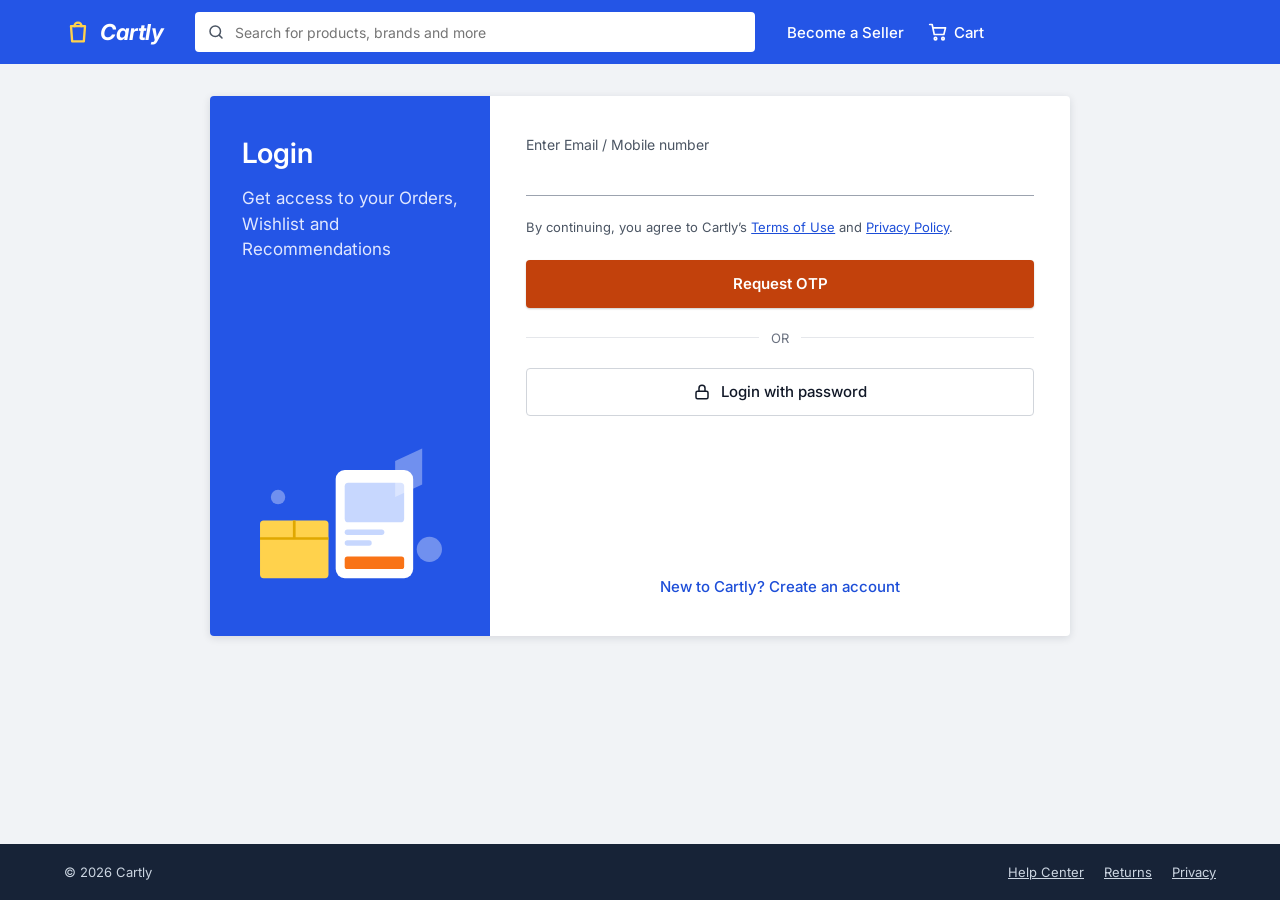
<file: index.html>
<!doctype html>
<html lang="en">
<head>
  <meta charset="utf-8">
  <meta name="viewport" content="width=device-width, initial-scale=1">
  <title>Login – Cartly</title>
  <link rel="preconnect" href="https://fonts.googleapis.com">
  <link rel="preconnect" href="https://fonts.gstatic.com" crossorigin>
  <link rel="stylesheet" href="https://fonts.googleapis.com/css2?family=Inter:wght@400;500;600;700&display=swap">
  <link rel="stylesheet" href="styles.css">
</head>
<body>
  <header class="site-header">
    <div class="header-inner">
      <a href="index.html" class="logo">
        <svg width="28" height="28" viewBox="0 0 24 24" fill="none" stroke="#FFD24C" stroke-width="2" stroke-linecap="round" stroke-linejoin="round" aria-hidden="true"><path d="M6 7h12l-1 13H7L6 7z"/><path d="M9 7a3 3 0 0 1 6 0"/></svg>
        <span>Cartly</span>
      </a>
      <form class="search" role="search" onsubmit="return false">
        <label for="site-search" class="sr-only">Search for products</label>
        <div class="search-box">
          <svg width="18" height="18" viewBox="0 0 24 24" fill="none" stroke="#4B5563" stroke-width="2" stroke-linecap="round" aria-hidden="true"><circle cx="11" cy="11" r="7"/><path d="M20 20l-3.5-3.5"/></svg>
          <input id="site-search" type="search" placeholder="Search for products, brands and more">
        </div>
      </form>
      <nav class="header-nav" aria-label="Account">
        <a href="#">Become a Seller</a>
        <a href="#">
          <svg width="20" height="20" viewBox="0 0 24 24" fill="none" stroke="currentColor" stroke-width="2" stroke-linecap="round" stroke-linejoin="round" aria-hidden="true"><circle cx="9" cy="20" r="1.5"/><circle cx="18" cy="20" r="1.5"/><path d="M2 3h3l2.5 12h11.5l2-8H6.2"/></svg>
          <span>Cart</span>
        </a>
      </nav>
    </div>
  </header>

  <main>
    <div class="auth-card">
      <section class="auth-side">
        <h1>Login</h1>
        <p>Get access to your Orders, Wishlist and Recommendations</p>
        <svg class="illustration" viewBox="0 0 240 180" aria-hidden="true">
          <rect x="20" y="96" width="76" height="64" rx="4" fill="#FFD24C"/>
          <path d="M20 116h76M58 96v20" stroke="#E0A800" stroke-width="3"/>
          <rect x="104" y="40" width="86" height="120" rx="10" fill="#FFFFFF"/>
          <rect x="114" y="54" width="66" height="44" rx="4" fill="#C7D7FE"/>
          <rect x="114" y="106" width="44" height="6" rx="3" fill="#C7D7FE"/>
          <rect x="114" y="118" width="30" height="6" rx="3" fill="#C7D7FE"/>
          <rect x="114" y="136" width="66" height="14" rx="3" fill="#F97316"/>
          <path d="M170 30l30-14v40l-30 14z" fill="#FFFFFF" opacity="0.35"/>
          <circle cx="208" cy="128" r="14" fill="#FFFFFF" opacity="0.35"/>
          <circle cx="40" cy="70" r="8" fill="#FFFFFF" opacity="0.35"/>
        </svg>
      </section>

      <section class="auth-main">
        <!-- Step 1: identifier -->
        <form class="step" id="step-id" novalidate>
          <div class="field" id="f-id">
            <label for="login-id">Enter Email / Mobile number</label>
            <input id="login-id" type="text" inputmode="email" autocomplete="username" aria-describedby="e-id">
            <p class="error" id="e-id" role="alert">Please enter a valid Email ID or 10-digit mobile number</p>
          </div>
          <p class="terms">By continuing, you agree to Cartly’s <a href="#">Terms of Use</a> and <a href="#">Privacy Policy</a>.</p>
          <button type="submit" class="btn-primary">Request OTP</button>
          <div class="divider">OR</div>
          <button type="button" class="btn-secondary" id="use-password">
            <svg width="18" height="18" viewBox="0 0 24 24" fill="none" stroke="currentColor" stroke-width="2" stroke-linecap="round" stroke-linejoin="round" aria-hidden="true"><rect x="4" y="11" width="16" height="10" rx="2"/><path d="M8 11V7a4 4 0 0 1 8 0v4"/></svg>
            <span>Login with password</span>
          </button>
        </form>

        <!-- Step 1b: password -->
        <form class="step" id="step-pass" novalidate hidden>
          <div class="field" id="f-id2">
            <label for="login-id2">Email / Mobile number</label>
            <input id="login-id2" type="text" inputmode="email" autocomplete="username">
            <p class="error" role="alert">Please enter a valid Email ID or 10-digit mobile number</p>
          </div>
          <div class="field" id="f-pw">
            <label for="login-pw">Password</label>
            <div class="inline-group">
              <input id="login-pw" type="password" autocomplete="current-password">
              <button type="button" class="btn-link" data-toggle-pass="login-pw" aria-label="Show password">Show</button>
            </div>
            <p class="error" role="alert">Please enter your password</p>
          </div>
          <div class="row" style="justify-content: flex-end"><a href="#" style="font-size:14px;font-weight:600">Forgot password?</a></div>
          <button type="submit" class="btn-primary">Login</button>
          <div class="divider">OR</div>
          <button type="button" class="btn-secondary" id="use-otp">Request OTP instead</button>
        </form>

        <!-- Step 2: OTP -->
        <form class="step" id="step-otp" novalidate hidden>
          <div class="row">
            <p>Please enter the OTP sent to <strong id="otp-target"></strong></p>
            <button type="button" class="btn-link" data-back>Change</button>
          </div>
          <div class="field" id="f-otp">
            <label for="login-otp">6-digit OTP</label>
            <input id="login-otp" class="otp-input" type="text" inputmode="numeric" autocomplete="one-time-code" maxlength="6">
            <p class="error" role="alert">Enter the 6-digit code we sent you</p>
          </div>
          <button type="submit" class="btn-primary">Verify</button>
          <p class="resend">Didn’t get it? <button type="button" class="btn-link" data-resend>Resend OTP</button></p>
        </form>

        <!-- Done -->
        <div class="step success" id="step-done" hidden>
          <svg width="56" height="56" viewBox="0 0 24 24" fill="none" stroke="#15803D" stroke-width="2" stroke-linecap="round" stroke-linejoin="round" aria-hidden="true"><circle cx="12" cy="12" r="10"/><path d="M8 12l3 3 5-6"/></svg>
          <h2>You’re signed in</h2>
          <p>Welcome back! Your cart and wishlist are synced.</p>
          <button type="button" class="btn-secondary" data-back>Back to login</button>
        </div>

        <p class="switch"><a href="signup.html">New to Cartly? Create an account</a></p>
      </section>
    </div>
  </main>

  <footer class="site-footer">
    <div class="footer-inner">
      <span>© 2026 Cartly</span>
      <nav aria-label="Footer">
        <a href="#">Help Center</a>
        <a href="#">Returns</a>
        <a href="#">Privacy</a>
      </nav>
    </div>
  </footer>

  <script src="app.js"></script>
  <script>Cartly.initLogin();</script>
</body>
</html>
</file>
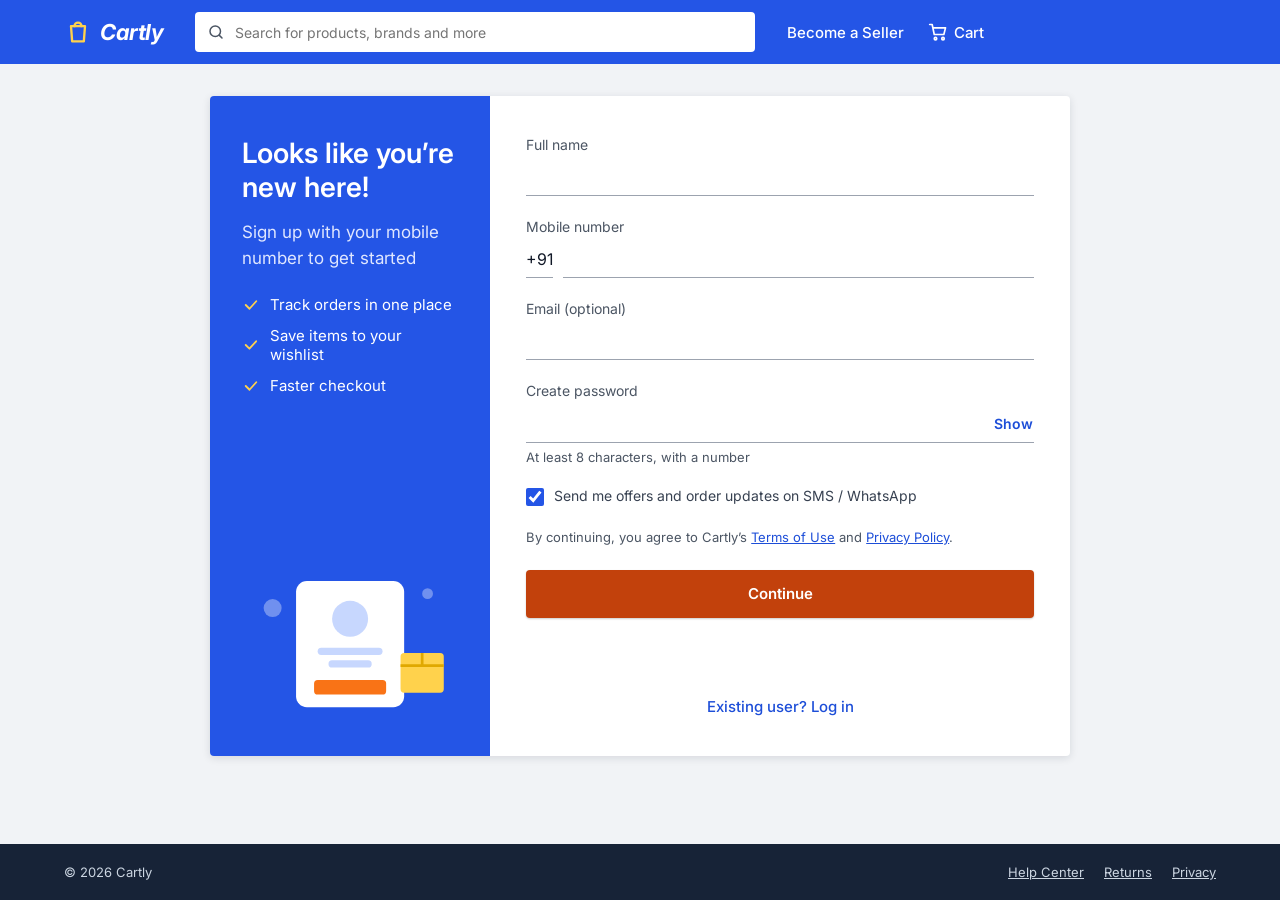
<file: signup.html>
<!doctype html>
<html lang="en">
<head>
  <meta charset="utf-8">
  <meta name="viewport" content="width=device-width, initial-scale=1">
  <title>Sign up – Cartly</title>
  <link rel="preconnect" href="https://fonts.googleapis.com">
  <link rel="preconnect" href="https://fonts.gstatic.com" crossorigin>
  <link rel="stylesheet" href="https://fonts.googleapis.com/css2?family=Inter:wght@400;500;600;700&display=swap">
  <link rel="stylesheet" href="styles.css">
</head>
<body>
  <header class="site-header">
    <div class="header-inner">
      <a href="index.html" class="logo">
        <svg width="28" height="28" viewBox="0 0 24 24" fill="none" stroke="#FFD24C" stroke-width="2" stroke-linecap="round" stroke-linejoin="round" aria-hidden="true"><path d="M6 7h12l-1 13H7L6 7z"/><path d="M9 7a3 3 0 0 1 6 0"/></svg>
        <span>Cartly</span>
      </a>
      <form class="search" role="search" onsubmit="return false">
        <label for="site-search" class="sr-only">Search for products</label>
        <div class="search-box">
          <svg width="18" height="18" viewBox="0 0 24 24" fill="none" stroke="#4B5563" stroke-width="2" stroke-linecap="round" aria-hidden="true"><circle cx="11" cy="11" r="7"/><path d="M20 20l-3.5-3.5"/></svg>
          <input id="site-search" type="search" placeholder="Search for products, brands and more">
        </div>
      </form>
      <nav class="header-nav" aria-label="Account">
        <a href="#">Become a Seller</a>
        <a href="#">
          <svg width="20" height="20" viewBox="0 0 24 24" fill="none" stroke="currentColor" stroke-width="2" stroke-linecap="round" stroke-linejoin="round" aria-hidden="true"><circle cx="9" cy="20" r="1.5"/><circle cx="18" cy="20" r="1.5"/><path d="M2 3h3l2.5 12h11.5l2-8H6.2"/></svg>
          <span>Cart</span>
        </a>
      </nav>
    </div>
  </header>

  <main>
    <div class="auth-card" style="min-height: 660px">
      <section class="auth-side">
        <h1>Looks like you’re new here!</h1>
        <p>Sign up with your mobile number to get started</p>
        <ul class="perks">
          <li><svg width="18" height="18" viewBox="0 0 24 24" fill="none" stroke="#FFD24C" stroke-width="2.4" stroke-linecap="round" stroke-linejoin="round" aria-hidden="true"><path d="M5 12l5 5 9-10"/></svg>Track orders in one place</li>
          <li><svg width="18" height="18" viewBox="0 0 24 24" fill="none" stroke="#FFD24C" stroke-width="2.4" stroke-linecap="round" stroke-linejoin="round" aria-hidden="true"><path d="M5 12l5 5 9-10"/></svg>Save items to your wishlist</li>
          <li><svg width="18" height="18" viewBox="0 0 24 24" fill="none" stroke="#FFD24C" stroke-width="2.4" stroke-linecap="round" stroke-linejoin="round" aria-hidden="true"><path d="M5 12l5 5 9-10"/></svg>Faster checkout</li>
        </ul>
        <svg class="illustration" viewBox="0 0 240 180" aria-hidden="true">
          <rect x="60" y="30" width="120" height="140" rx="12" fill="#FFFFFF"/>
          <circle cx="120" cy="72" r="20" fill="#C7D7FE"/>
          <rect x="84" y="104" width="72" height="8" rx="4" fill="#C7D7FE"/>
          <rect x="96" y="118" width="48" height="8" rx="4" fill="#C7D7FE"/>
          <rect x="80" y="140" width="80" height="16" rx="4" fill="#F97316"/>
          <rect x="176" y="110" width="48" height="44" rx="4" fill="#FFD24C"/>
          <path d="M176 124h48M200 110v14" stroke="#E0A800" stroke-width="3"/>
          <circle cx="34" cy="60" r="10" fill="#FFFFFF" opacity="0.35"/>
          <circle cx="206" cy="44" r="6" fill="#FFFFFF" opacity="0.35"/>
        </svg>
      </section>

      <section class="auth-main">
        <!-- Step 1: details -->
        <form class="step" id="step-form" novalidate>
          <div class="field" id="f-name">
            <label for="su-name">Full name</label>
            <input id="su-name" type="text" autocomplete="name">
            <p class="error" role="alert">Please enter your name</p>
          </div>
          <div class="field" id="f-mobile">
            <label for="su-mobile">Mobile number</label>
            <div class="prefix-row">
              <span class="prefix" aria-hidden="true">+91</span>
              <input id="su-mobile" type="tel" inputmode="numeric" autocomplete="tel-national" maxlength="10">
            </div>
            <p class="error" role="alert">Enter a valid 10-digit mobile number</p>
          </div>
          <div class="field" id="f-email">
            <label for="su-email">Email (optional)</label>
            <input id="su-email" type="email" autocomplete="email">
            <p class="error" role="alert">That email doesn’t look right</p>
          </div>
          <div class="field" id="f-pass">
            <label for="su-pass">Create password</label>
            <div class="inline-group">
              <input id="su-pass" type="password" autocomplete="new-password" aria-describedby="h-pass">
              <button type="button" class="btn-link" data-toggle-pass="su-pass" aria-label="Show password">Show</button>
            </div>
            <p class="hint" id="h-pass">At least 8 characters, with a number</p>
          </div>
          <label class="check">
            <input type="checkbox" id="su-offers" checked>
            <span>Send me offers and order updates on SMS / WhatsApp</span>
          </label>
          <p class="terms">By continuing, you agree to Cartly’s <a href="#">Terms of Use</a> and <a href="#">Privacy Policy</a>.</p>
          <button type="submit" class="btn-primary">Continue</button>
        </form>

        <!-- Step 2: OTP -->
        <form class="step" id="step-otp" novalidate hidden>
          <h2>Verify your mobile number</h2>
          <div class="row">
            <p>OTP sent to <strong id="otp-target"></strong></p>
            <button type="button" class="btn-link" data-back>Edit</button>
          </div>
          <div class="field" id="f-otp">
            <label for="su-otp">6-digit OTP</label>
            <input id="su-otp" class="otp-input" type="text" inputmode="numeric" autocomplete="one-time-code" maxlength="6">
            <p class="error" role="alert">Enter the 6-digit code we sent you</p>
          </div>
          <button type="submit" class="btn-primary">Verify &amp; create account</button>
          <p class="resend">Didn’t get it? <button type="button" class="btn-link" data-resend>Resend OTP</button></p>
        </form>

        <!-- Done -->
        <div class="step success" id="step-done" hidden>
          <svg width="56" height="56" viewBox="0 0 24 24" fill="none" stroke="#15803D" stroke-width="2" stroke-linecap="round" stroke-linejoin="round" aria-hidden="true"><circle cx="12" cy="12" r="10"/><path d="M8 12l3 3 5-6"/></svg>
          <h2 id="welcome">Welcome to Cartly!</h2>
          <p>Your account is ready. Start exploring today’s deals.</p>
          <a href="#" class="btn-primary">Start shopping</a>
        </div>

        <p class="switch"><a href="index.html">Existing user? Log in</a></p>
      </section>
    </div>
  </main>

  <footer class="site-footer">
    <div class="footer-inner">
      <span>© 2026 Cartly</span>
      <nav aria-label="Footer">
        <a href="#">Help Center</a>
        <a href="#">Returns</a>
        <a href="#">Privacy</a>
      </nav>
    </div>
  </footer>

  <script src="app.js"></script>
  <script>Cartly.initSignup();</script>
</body>
</html>
</file>
<file: styles.css>
:root {
  --brand: #2455E6;
  --cta: #C2410C;
  --cta-hover: #9A3412;
  --ink: #111827;
  --muted: #4B5563;
  --line: #9CA3AF;
  --error: #B91C1C;
  --link: #1D4ED8;
  --bg: #F1F3F6;
}
* { box-sizing: border-box; }
body {
  margin: 0;
  font-family: Inter, system-ui, -apple-system, "Segoe UI", sans-serif;
  color: var(--ink);
  background: var(--bg);
  min-height: 100vh;
  display: flex;
  flex-direction: column;
}
a { color: var(--link); }
a:hover { color: #1E3A8A; }
button, input { font: inherit; }
:focus-visible { outline: 2px solid var(--link); outline-offset: 2px; }
.sr-only {
  position: absolute; width: 1px; height: 1px; padding: 0; margin: -1px;
  overflow: hidden; clip: rect(0, 0, 0, 0); white-space: nowrap; border: 0;
}
[hidden] { display: none !important; }

/* Header */
.site-header { background: var(--brand); color: #fff; }
.header-inner {
  max-width: 1200px; margin: 0 auto; padding: 12px 24px;
  display: flex; flex-wrap: wrap; align-items: center; gap: 12px 32px;
}
.logo {
  display: flex; align-items: center; gap: 8px; color: #fff; text-decoration: none;
  font-weight: 700; font-size: 22px; font-style: italic; letter-spacing: -0.5px;
}
.logo:hover { color: #fff; }
.search { flex: 1 1 320px; max-width: 560px; margin: 0; }
.search-box {
  display: flex; align-items: center; gap: 8px; background: #fff;
  border-radius: 4px; padding: 0 12px; height: 40px;
}
.search-box input { flex: 1; border: 0; font-size: 14px; height: 38px; background: transparent; color: var(--ink); }
.search-box input:focus { outline: none; }
.header-nav { display: flex; align-items: center; gap: 24px; font-size: 15px; font-weight: 500; }
.header-nav a { color: #fff; text-decoration: none; display: flex; align-items: center; gap: 6px; }

/* Card */
main { flex: 1; padding: 32px 16px 64px; }
.auth-card {
  max-width: 860px; margin: 0 auto; display: flex; flex-wrap: wrap;
  background: #fff; border-radius: 4px; overflow: hidden;
  box-shadow: 0 2px 8px rgba(17, 24, 39, 0.12); min-height: 540px;
}
.auth-side {
  flex: 1 1 280px; background: var(--brand); color: #fff;
  padding: 40px 32px; display: flex; flex-direction: column; gap: 16px;
}
.auth-side h1 { margin: 0; font-size: 28px; font-weight: 600; }
.auth-side p { margin: 0; font-size: 17px; line-height: 1.5; color: #E0E7FF; }
.perks { margin: 8px 0 0; padding: 0; list-style: none; display: flex; flex-direction: column; gap: 12px; font-size: 15px; }
.perks li { display: flex; align-items: center; gap: 10px; }
.illustration { margin-top: auto; width: 100%; max-width: 240px; align-self: center; }

.auth-main {
  flex: 999 1 380px; padding: 40px 36px 28px;
  display: flex; flex-direction: column; gap: 20px;
}
.step { display: flex; flex-direction: column; gap: 22px; }
.step h2 { margin: 0; font-size: 20px; font-weight: 600; }

.field { display: flex; flex-direction: column; gap: 6px; }
.field label { font-size: 14px; color: var(--muted); }
.field input[type="text"], .field input[type="email"], .field input[type="tel"],
.field input[type="password"] {
  border: 0; border-bottom: 1px solid var(--line); font-size: 16px; padding: 8px 0;
  color: var(--ink); background: transparent; width: 100%; min-width: 0;
}
.field input:focus { outline: none; border-bottom-color: var(--link); }
.field.invalid input, .field.invalid .inline-group { border-bottom-color: var(--error); }
.error { margin: 0; font-size: 13px; color: var(--error); display: none; }
.field.invalid .error { display: block; }
.hint { margin: 0; font-size: 13px; color: var(--muted); }
.field.invalid .hint { color: var(--error); }

.prefix-row { display: flex; align-items: flex-end; gap: 10px; }
.prefix { font-size: 16px; padding: 8px 0; border-bottom: 1px solid var(--line); }
.inline-group { display: flex; align-items: center; gap: 8px; border-bottom: 1px solid var(--line); }
.inline-group input { border-bottom: 0 !important; }
.inline-group:focus-within { border-bottom-color: var(--link); }

.otp-input { font-size: 22px !important; letter-spacing: 10px; }

.terms { margin: 0; font-size: 13px; line-height: 1.5; color: var(--muted); }
.check { display: flex; align-items: flex-start; gap: 10px; font-size: 14px; color: #374151; cursor: pointer; }
.check input { width: 18px; height: 18px; margin: 1px 0 0; accent-color: var(--brand); }

.btn-primary {
  height: 48px; border: 0; border-radius: 4px; background: var(--cta); color: #fff;
  font-size: 15px; font-weight: 600; cursor: pointer; box-shadow: 0 1px 2px rgba(0, 0, 0, 0.2);
  display: inline-flex; align-items: center; justify-content: center; text-decoration: none; padding: 0 28px;
}
.btn-primary:hover { background: var(--cta-hover); color: #fff; }
.btn-secondary {
  height: 48px; border: 1px solid #D1D5DB; border-radius: 4px; background: #fff; color: var(--ink);
  font-size: 15px; font-weight: 500; cursor: pointer;
  display: flex; align-items: center; justify-content: center; gap: 10px; padding: 0 24px;
}
.btn-secondary:hover { background: #F9FAFB; }
.btn-link {
  border: 0; background: transparent; color: var(--link); font-size: 14px; font-weight: 600;
  cursor: pointer; padding: 10px 4px; min-width: 44px;
}
.divider { display: flex; align-items: center; gap: 12px; color: #6B7280; font-size: 13px; }
.divider::before, .divider::after { content: ""; flex: 1; height: 1px; background: #E5E7EB; }
.row { display: flex; align-items: center; gap: 12px; flex-wrap: wrap; }
.row p { margin: 0; font-size: 15px; }
.center { text-align: center; }
.resend { margin: 0; font-size: 14px; color: var(--muted); text-align: center; }

.success { align-items: center; text-align: center; padding-top: 32px; gap: 16px; }
.success p { margin: 0; color: var(--muted); font-size: 15px; }
.success h2 { font-size: 22px; }

.switch { margin: auto 0 0; text-align: center; font-size: 15px; font-weight: 500; }
.switch a { text-decoration: none; display: inline-block; padding: 12px 8px; }

.site-footer { background: #172337; color: #CBD5E1; font-size: 13px; }
.footer-inner {
  max-width: 1200px; margin: 0 auto; padding: 20px 24px;
  display: flex; flex-wrap: wrap; justify-content: space-between; gap: 12px;
}
.site-footer nav { display: flex; flex-wrap: wrap; gap: 20px; }
.site-footer a { color: #CBD5E1; }

@media (max-width: 640px) {
  main { padding: 16px 12px 40px; }
  .auth-side { padding: 28px 24px; }
  .illustration { display: none; }
  .auth-main { padding: 28px 24px 20px; }
}
</file>
